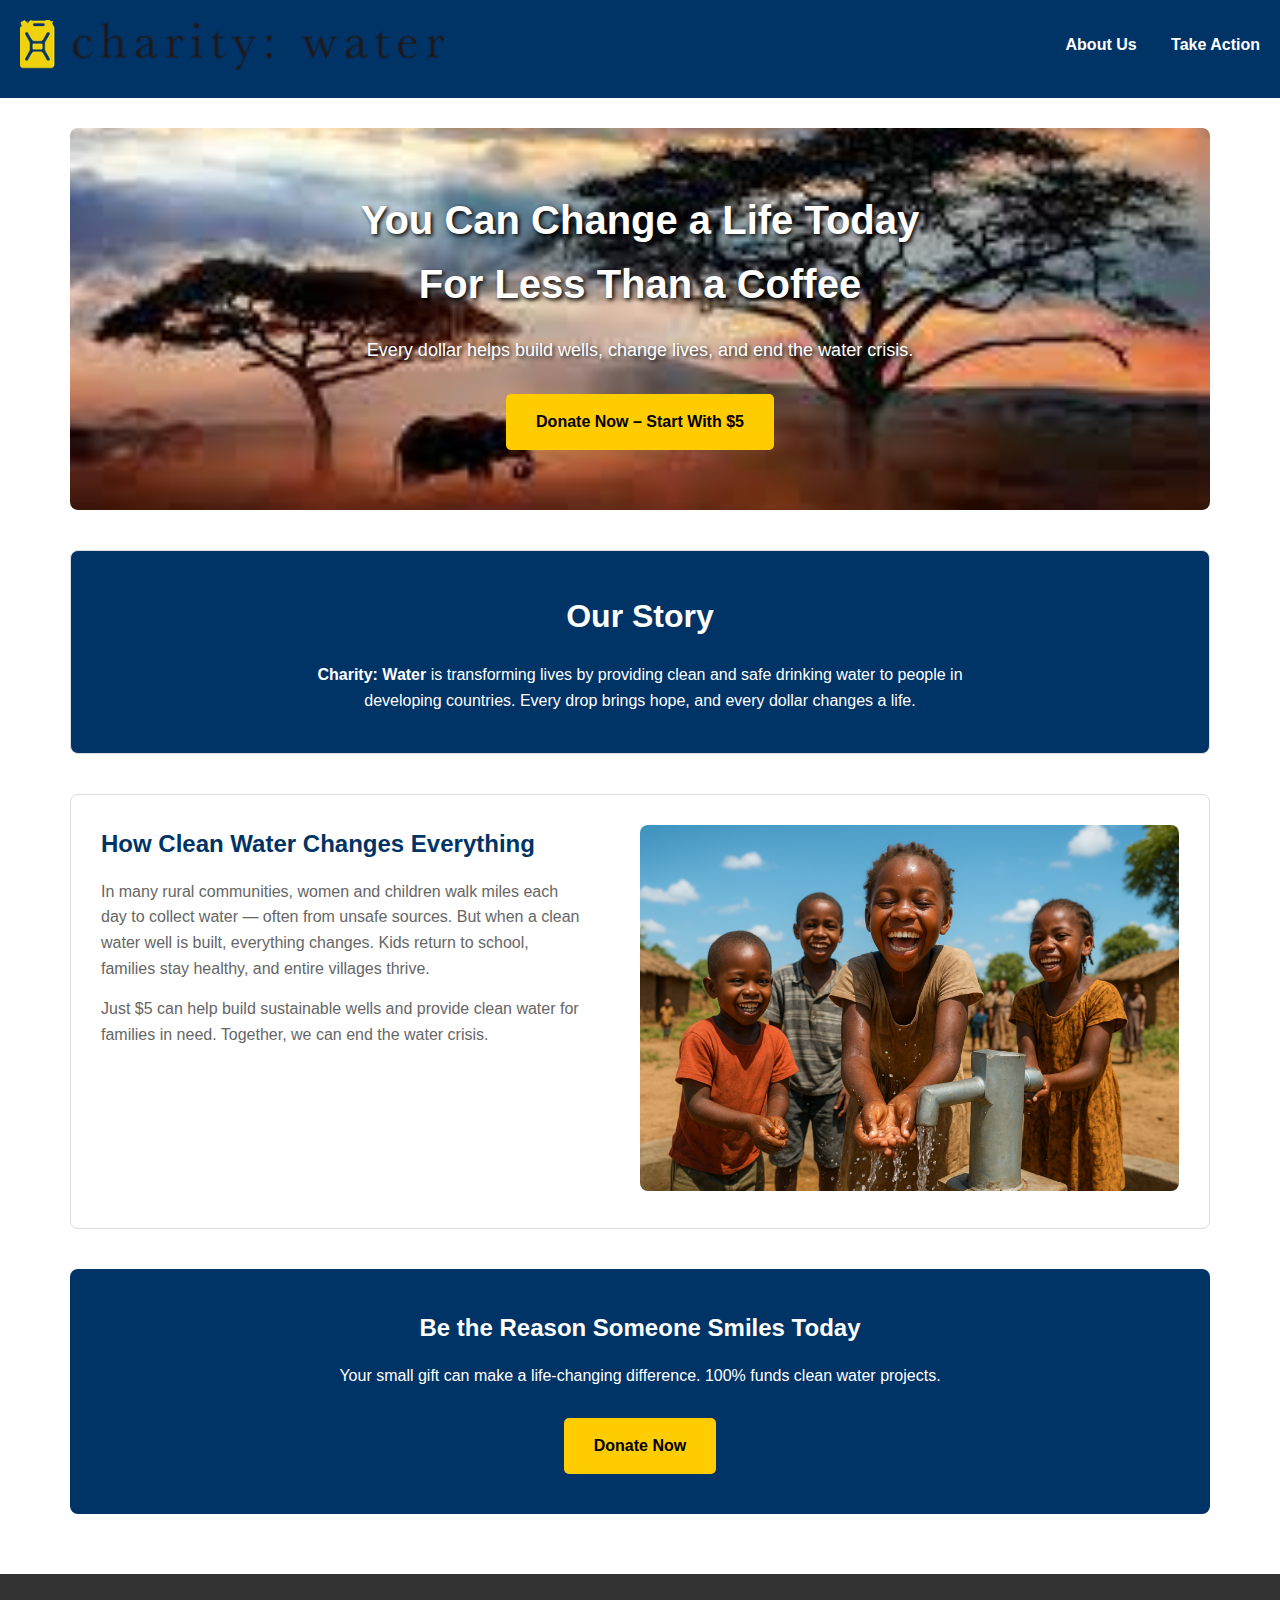
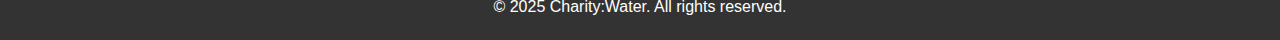
<file: charity water project/index.html>
<!DOCTYPE html>
<html lang="en">
<head>
  <meta charset="UTF-8" />
  <meta name="viewport" content="width=device-width, initial-scale=1.0" />
  <title>Charity:Water | Clean Water Changes Everything</title>
  <link rel="stylesheet" href="styles.css" />
</head>
<body>

  <!-- Header -->
  <header class="header">
    <div class="logo">
      <!-- Try different ways to load the logo image -->
      <img src="cw_logo-2.png" alt="Charity:Water Logo" class="logo-image">
    </div>
    <!-- Navigation Bar -->
    <nav class="navbar">
      <ul class="nav-list">
        <li class="nav-item"><a href="#about" class="nav-link">About Us</a></li>
        <li class="nav-item"><a href="#action" class="nav-link">Take Action</a></li>
      </ul>
    </nav>
  </header>

  <!-- Main container for all cards -->
  <main class="main-container">
    
    <!-- Hero Card -->
    <section class="hero-card">
      <div class="hero-text">
        <h1>You Can Change a Life Today <br> For Less Than a Coffee</h1>
        <p class="subheadline">Every dollar helps build wells, change lives, and end the water crisis.</p>
        <a href="#" class="donate-button">Donate Now – Start With $5</a>
      </div>
    </section>

    <!-- Our Story Section - Now in a card style -->
    <section class="our-story-card">
      <div class="our-story-content">
        <h2>Our Story</h2>
        <p>
          <span class="charity-water-text">Charity: Water</span> is transforming lives by providing clean and safe drinking water to people in developing countries. 
          Every drop brings hope, and every dollar changes a life.
        </p>
      </div>
    </section>

    <!-- Story Card -->
    <section class="story-card">
      <div class="story-content">
        <div class="story-text">
          <h2>How Clean Water Changes Everything</h2>
          <p>
            In many rural communities, women and children walk miles each day to collect water
            — often from unsafe sources. But when a clean water well is built, everything changes.
            Kids return to school, families stay healthy, and entire villages thrive.
          </p>
          <p>
            Just $5 can help build sustainable wells and provide clean water for families in need.
            Together, we can end the water crisis.
          </p>
        </div>
        <div class="story-image">
          <!-- Fix the image path - remove the ./ -->
          <img src="image.png" alt="Community with clean water">
        </div>
      </div>
    </section>

    <!-- Call To Action Card -->
    <section class="cta-card">
      <h2>Be the Reason Someone Smiles Today</h2>
      <p>Your small gift can make a life-changing difference. 100% funds clean water projects.</p>
      <a href="#" class="donate-button">Donate Now</a>
    </section>

  </main>

  <footer>
    <p>© 2025 Charity:Water. All rights reserved.</p>
  </footer>

</body>
</html>
</file>
<file: charity water project/styles.css>
/* Reset default styles and set basic page styling */
* {
  margin: 0;
  padding: 0;
  box-sizing: border-box;
}

/* Set white background for the entire page */
body {
  font-family: Arial, sans-serif;
  line-height: 1.6;
  color: #333;
  background-color: white; /* This removes any blue background */
}

/* Header styling - using simple CSS instead of flexbox */
.header {
  background-color: #003366; /* Changed to dark blue instead of light blue */
  color: white;
  padding: 20px; /* Use pixels instead of rem for beginners */
  overflow: hidden; /* This helps contain floated elements */
}

/* Float the logo to the left */
.logo {
  float: left;
}

/* Float the navigation to the right */
.navbar {
  float: right;
}

/* Logo styling */
.logo-image {
  height: 50px;
  width: auto;
}

/* Navigation styling - use inline-block instead of flex */
.nav-list {
  list-style: none; /* Remove bullet points */
  margin: 0;
  padding: 0;
}

.nav-item {
  display: inline-block; /* Put menu items side by side */
  margin-left: 30px; /* Space between menu items */
}

.nav-link {
  color: white;
  text-decoration: none;
  font-weight: bold;
  line-height: 50px; /* Match the logo height for alignment */
}

.nav-link:hover {
  text-decoration: underline;
}

/* Clear the floats after header content */
.header::after {
  content: "";
  display: table;
  clear: both;
}

/* Main container - use simple pixels instead of rem */
.main-container {
  max-width: 1200px;
  margin: 0 auto; /* Center the content on the page */
  padding: 30px; /* Use pixels instead of rem */
}

/* Hero card styling - add background image behind header and subheading */
.hero-card {
  /* Set a dark blue backup color in case image doesn't load */
  background-color: #003366;
  
  /* Add the background image */
  background-image: url('images.png.jpeg');
  background-size: cover; /* Make image cover the whole area */
  background-position: center; /* Center the image nicely */
  background-repeat: no-repeat; /* Don't repeat the image */
  
  padding: 60px 30px; /* Space inside the card */
  text-align: center; /* Center all text */
  margin-bottom: 40px; /* Space below the card */
  border-radius: 8px; /* Rounded corners */
}

/* Make the main heading white so it shows up on the background image */
.hero-card h1 {
  font-size: 40px; /* Large text size */
  color: white; /* White text shows up on dark backgrounds */
  margin-bottom: 20px; /* Space below the heading */
  text-shadow: 2px 2px 4px black; /* Add shadow to make text easier to read */
}

/* Make the subheading white so it shows up on the background image */
.subheadline {
  font-size: 18px; /* Normal text size */
  margin-bottom: 30px; /* Space below the text */
  color: white; /* White text shows up on dark backgrounds */
  text-shadow: 2px 2px 4px black; /* Add shadow to make text easier to read */
}

/* Donate button styling - changed to yellow */
.donate-button {
  background-color: #ffcc00; /* Yellow button color instead of orange */
  color: black; /* Black text on yellow background for better readability */
  padding: 15px 30px; /* Use pixels instead of rem */
  text-decoration: none;
  border-radius: 5px;
  font-weight: bold;
  display: inline-block;
  /* Remove transition - keep it simple for beginners */
}

.donate-button:hover {
  background-color: #e6b800; /* Darker yellow when hovering */
}

/* Our story card styling - make it dark blue so white text shows up */
.our-story-card {
  background-color: #003366; /* Dark blue background so white text is visible */
  border: 1px solid #ddd; /* Light gray border around the card */
  border-radius: 8px; /* Rounded corners */
  padding: 40px; /* Space inside the card */
  margin-bottom: 40px; /* Space below the card */
  text-align: center; /* Center all the text */
}

/* Make the heading white for the dark background */
.our-story-card h2 {
  color: white; /* White text on dark blue background */
  font-size: 32px; /* Make the heading big */
  margin-bottom: 20px; /* Space below the heading */
}

/* Make all paragraph text white for the dark background */
.our-story-card p {
  font-size: 16px; /* Normal text size */
  color: white; /* White text on dark blue background */
  max-width: 700px; /* Don't let the text get too wide */
  margin: 0 auto; /* Center the paragraph */
  line-height: 1.6; /* Make the text easier to read */
}

/* Make "Charity: Water" text white and bold */
.charity-water-text {
  color: white; /* White text color */
  font-weight: bold; /* Make it bold so it stands out */
}

/* Story card styling - use simple pixels */
.story-card {
  background-color: white;
  border: 1px solid #ddd; /* Light gray border */
  border-radius: 8px;
  padding: 30px; /* Use pixels instead of rem */
  margin-bottom: 40px; /* Use pixels instead of rem */
  overflow: hidden; /* This helps contain floated elements */
}

/* Float the text to the left, image to the right */
.story-content {
  /* Remove flex properties - use simple layout instead */
}

.story-text {
  float: left; /* Float text to the left */
  width: 45%; /* Take up 45% of the width */
  margin-right: 5%; /* Add space between text and image */
}

.story-text h2 {
  color: #003366; /* Changed to dark blue instead of light blue */
  margin-bottom: 15px; /* Use pixels instead of rem */
}

.story-text p {
  margin-bottom: 15px; /* Use pixels instead of rem */
  color: #666;
}

.story-image {
  float: right; /* Float image to the right */
  width: 50%; /* Take up 50% of the width */
}

.story-image img {
  width: 100%;
  height: auto;
  border-radius: 8px;
}

/* Clear floats after story content */
.story-card::after {
  content: "";
  display: table;
  clear: both;
}

/* Call to action card - use simple pixels */
.cta-card {
  background-color: #003366; /* Changed to dark blue instead of light blue */
  color: white;
  padding: 40px; /* Use pixels instead of rem */
  text-align: center;
  border-radius: 8px;
  margin-bottom: 30px; /* Use pixels instead of rem */
}

.cta-card h2 {
  margin-bottom: 15px; /* Use pixels instead of rem */
}

.cta-card p {
  margin-bottom: 30px; /* Use pixels instead of rem */
  font-size: 16px; /* Use pixels instead of rem */
}

/* Footer styling - use simple pixels */
footer {
  background-color: #333; /* Dark gray background */
  color: white;
  text-align: center;
  padding: 20px; /* Use pixels instead of rem */
}

/* Make the page responsive for smaller screens */
@media (max-width: 768px) {
  /* Stack header elements on small screens */
  .logo, .navbar {
    float: none;
    text-align: center;
    display: block;
  }
  
  .nav-item {
    display: block;
    margin: 10px 0;
  }
  
  /* Stack story text and image on small screens */
  .story-text, .story-image {
    float: none; /* Remove floats on mobile */
    width: 100%; /* Full width on mobile */
    margin-right: 0; /* Remove margin on mobile */
    margin-bottom: 20px; /* Add space between stacked elements */
  }
  
  .hero-card h1 {
    font-size: 2rem;
  }
}
</file>
